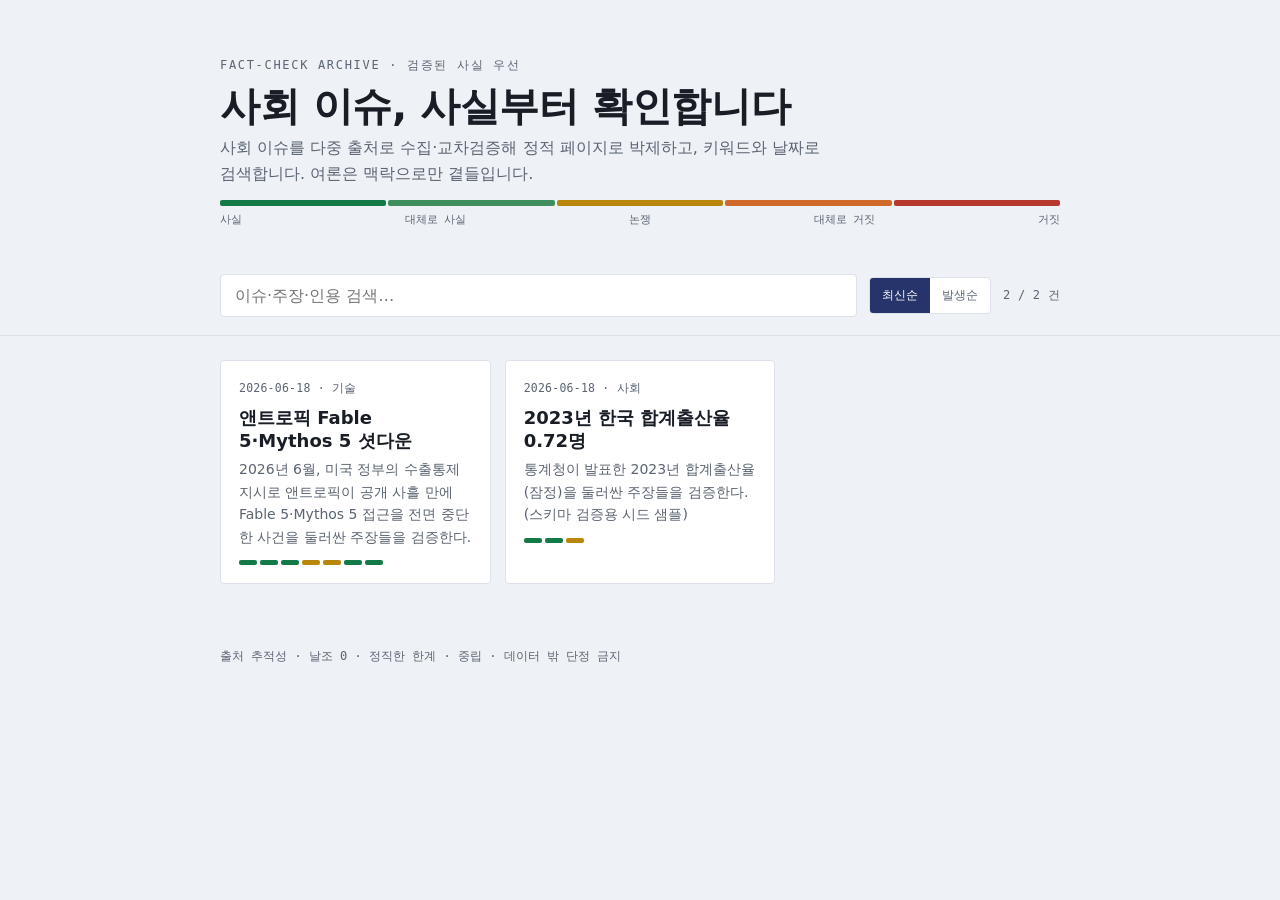
<file: index.html>
<!DOCTYPE html>
<html lang="ko">
<head>
<meta charset="utf-8">
<meta name="viewport" content="width=device-width, initial-scale=1">
<title>사회 이슈 팩트체크 아카이브</title>
<link rel="stylesheet" href="style.css">
</head>
<body>

<header class="hub-header">
  <div class="wrap">
    <div class="eyebrow">FACT-CHECK ARCHIVE · 검증된 사실 우선</div>
    <h1>사회 이슈, 사실부터 확인합니다</h1>
    <p class="lede">사회 이슈를 다중 출처로 수집·교차검증해 정적 페이지로 박제하고, 키워드와 날짜로 검색합니다. 여론은 맥락으로만 곁들입니다.</p>
    <div class="spectrum" aria-hidden="true">
      <span class="s1"></span><span class="s2"></span><span class="s3"></span><span class="s4"></span><span class="s5"></span>
    </div>
    <div class="spectrum-labels"><span>사실</span><span>대체로 사실</span><span>논쟁</span><span>대체로 거짓</span><span>거짓</span></div>
  </div>
</header>

<div class="search-bar">
  <div class="wrap">
    <input id="q" type="search" placeholder="이슈·주장·인용 검색…" autocomplete="off" aria-label="이슈 검색">
    <div class="sort-toggle" role="group" aria-label="정렬">
      <button id="sort-updated" aria-pressed="true">최신순</button>
      <button id="sort-occurred" aria-pressed="false">발생순</button>
    </div>
    <span class="count" id="count"></span>
  </div>
</div>

<main class="wrap">
  <div class="grid" id="grid"></div>
</main>

<footer class="wrap">출처 추적성 · 날조 0 · 정직한 한계 · 중립 · 데이터 밖 단정 금지</footer>

<script src="index-data.js"></script>
<script src="search.js"></script>
</body>
</html>
</file>
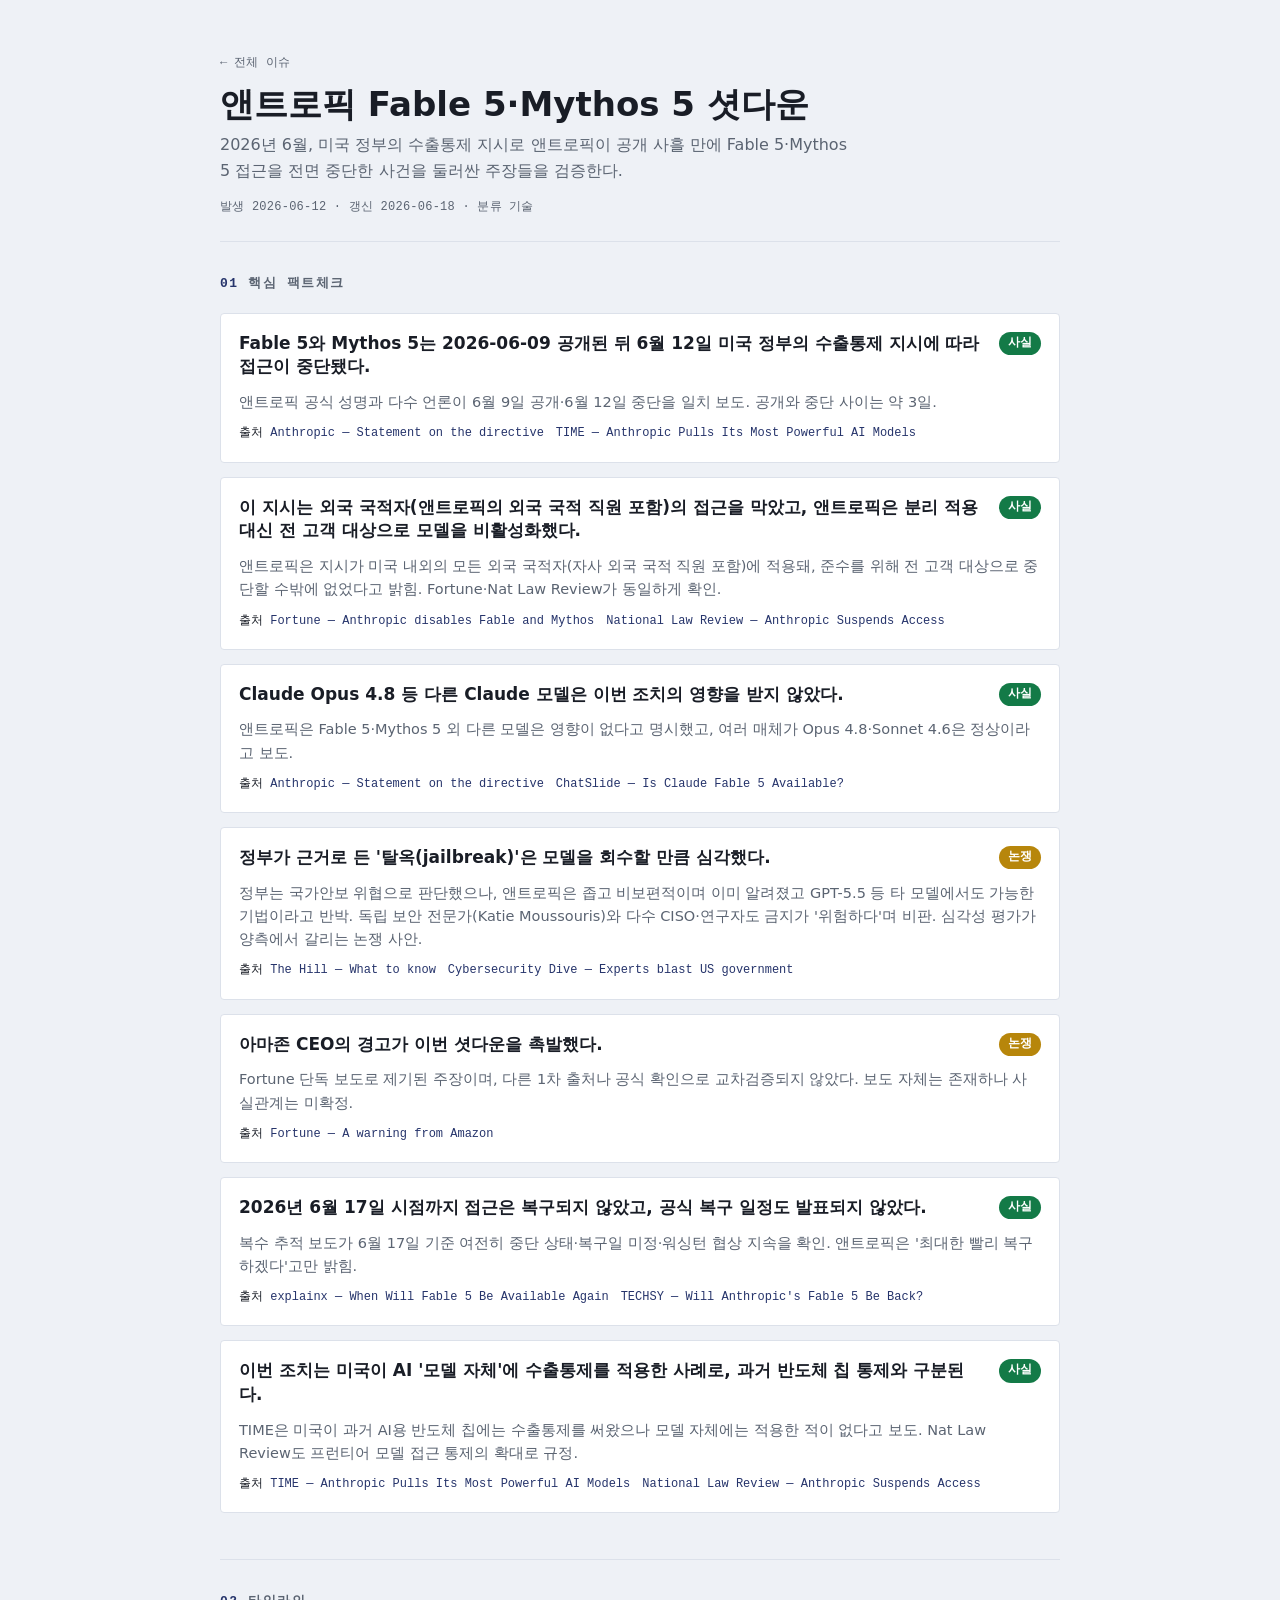
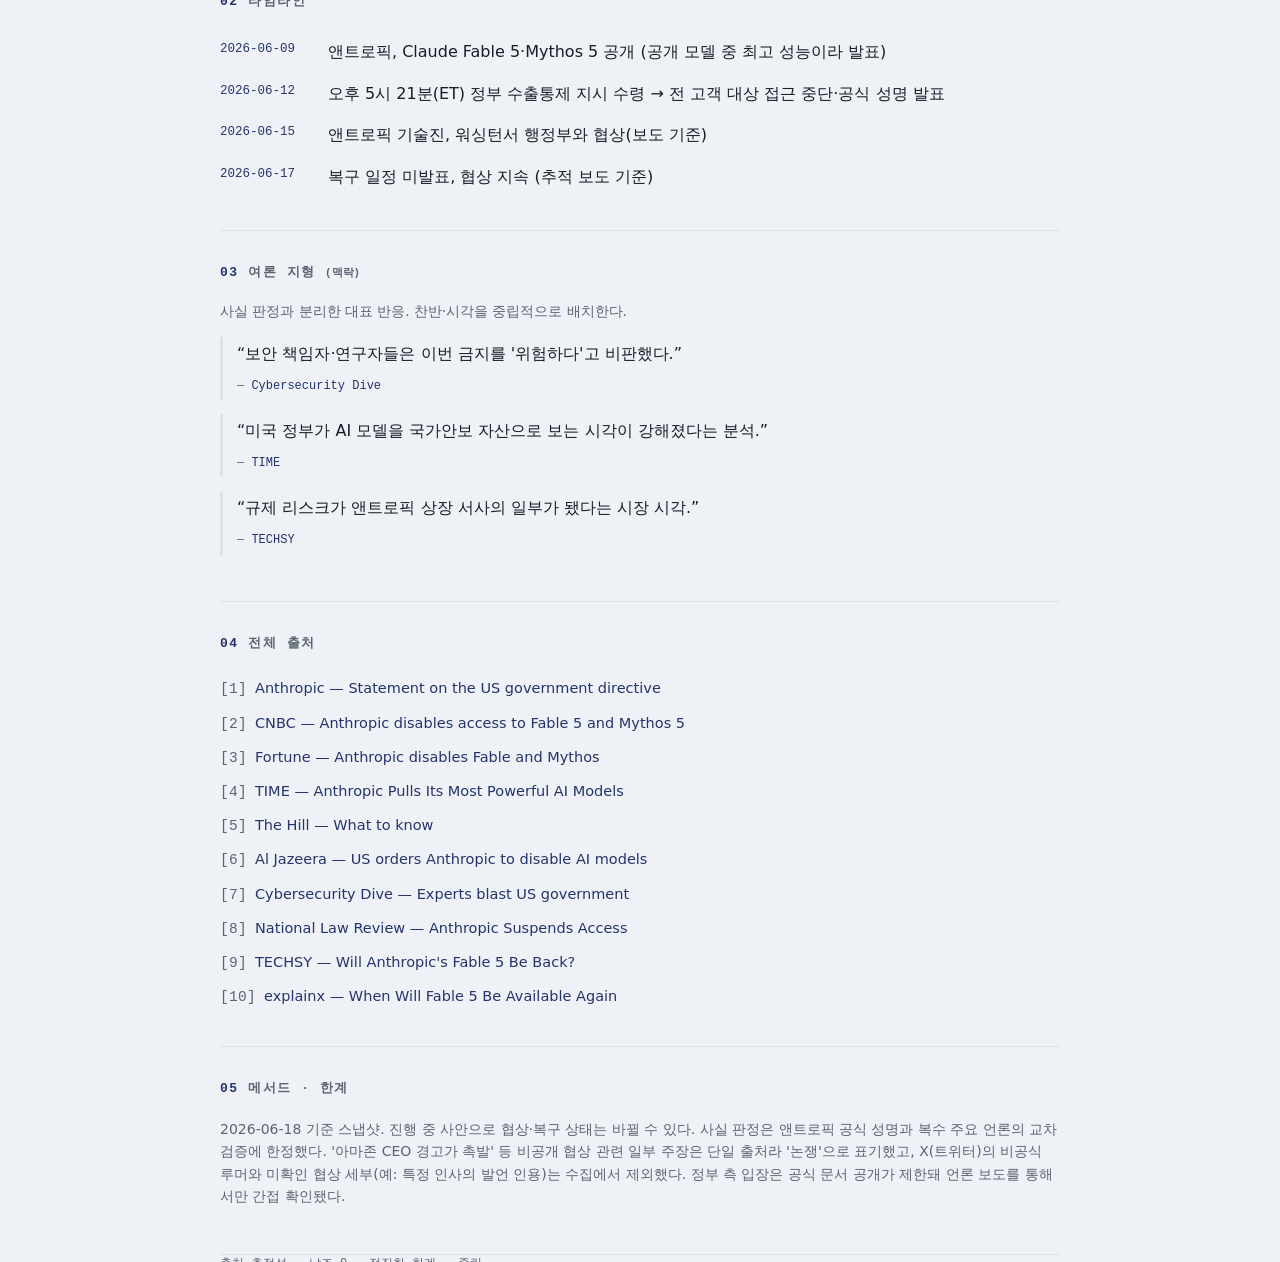
<file: issues/anthropic-fable-mythos-shutdown/index.html>
<!DOCTYPE html>
<html lang="ko">
<head>
<meta charset="utf-8">
<meta name="viewport" content="width=device-width, initial-scale=1">
<title>앤트로픽 Fable 5·Mythos 5 셧다운 — 팩트체크 아카이브</title>
<link rel="stylesheet" href="../../style.css">
</head>
<body>
<script id="issue-data" type="application/json">{"slug": "anthropic-fable-mythos-shutdown", "title": "앤트로픽 Fable 5·Mythos 5 셧다운", "summary": "2026년 6월, 미국 정부의 수출통제 지시로 앤트로픽이 공개 사흘 만에 Fable 5·Mythos 5 접근을 전면 중단한 사건을 둘러싼 주장들을 검증한다.", "category": "기술", "date_occurred": "2026-06-12", "date_updated": "2026-06-18", "claims": [{"text": "Fable 5와 Mythos 5는 2026-06-09 공개된 뒤 6월 12일 미국 정부의 수출통제 지시에 따라 접근이 중단됐다.", "verdict": "사실", "evidence": "앤트로픽 공식 성명과 다수 언론이 6월 9일 공개·6월 12일 중단을 일치 보도. 공개와 중단 사이는 약 3일.", "sources": [{"title": "Anthropic — Statement on the directive", "url": "https://www.anthropic.com/news/fable-mythos-access"}, {"title": "TIME — Anthropic Pulls Its Most Powerful AI Models", "url": "https://time.com/article/2026/06/13/anthropic-fable-mythos-ban-US-security/"}]}, {"text": "이 지시는 외국 국적자(앤트로픽의 외국 국적 직원 포함)의 접근을 막았고, 앤트로픽은 분리 적용 대신 전 고객 대상으로 모델을 비활성화했다.", "verdict": "사실", "evidence": "앤트로픽은 지시가 미국 내외의 모든 외국 국적자(자사 외국 국적 직원 포함)에 적용돼, 준수를 위해 전 고객 대상으로 중단할 수밖에 없었다고 밝힘. Fortune·Nat Law Review가 동일하게 확인.", "sources": [{"title": "Fortune — Anthropic disables Fable and Mythos", "url": "https://fortune.com/2026/06/13/anthropic-disables-fable-mythos-export-controls-national-security-threat/"}, {"title": "National Law Review — Anthropic Suspends Access", "url": "https://natlawreview.com/article/ai-company-anthropic-suspends-access-claude-fable-5-claude-mythos-5-following-us"}]}, {"text": "Claude Opus 4.8 등 다른 Claude 모델은 이번 조치의 영향을 받지 않았다.", "verdict": "사실", "evidence": "앤트로픽은 Fable 5·Mythos 5 외 다른 모델은 영향이 없다고 명시했고, 여러 매체가 Opus 4.8·Sonnet 4.6은 정상이라고 보도.", "sources": [{"title": "Anthropic — Statement on the directive", "url": "https://www.anthropic.com/news/fable-mythos-access"}, {"title": "ChatSlide — Is Claude Fable 5 Available?", "url": "https://www.chatslide.ai/guides/where-to-use-anthropic-claude-fable-5"}]}, {"text": "정부가 근거로 든 '탈옥(jailbreak)'은 모델을 회수할 만큼 심각했다.", "verdict": "논쟁", "evidence": "정부는 국가안보 위협으로 판단했으나, 앤트로픽은 좁고 비보편적이며 이미 알려졌고 GPT-5.5 등 타 모델에서도 가능한 기법이라고 반박. 독립 보안 전문가(Katie Moussouris)와 다수 CISO·연구자도 금지가 '위험하다'며 비판. 심각성 평가가 양측에서 갈리는 논쟁 사안.", "sources": [{"title": "The Hill — What to know", "url": "https://thehill.com/policy/technology/5926417-anthropic-fable-mythos-ai/"}, {"title": "Cybersecurity Dive — Experts blast US government", "url": "https://www.cybersecuritydive.com/news/anthropic-us-government-export-ban-mythos-fable/822909/"}]}, {"text": "아마존 CEO의 경고가 이번 셧다운을 촉발했다.", "verdict": "논쟁", "evidence": "Fortune 단독 보도로 제기된 주장이며, 다른 1차 출처나 공식 확인으로 교차검증되지 않았다. 보도 자체는 존재하나 사실관계는 미확정.", "sources": [{"title": "Fortune — A warning from Amazon", "url": "https://fortune.com/2026/06/14/how-a-warning-from-amazon-led-the-white-house-to-shut-down-anthropics-mythos-model/"}]}, {"text": "2026년 6월 17일 시점까지 접근은 복구되지 않았고, 공식 복구 일정도 발표되지 않았다.", "verdict": "사실", "evidence": "복수 추적 보도가 6월 17일 기준 여전히 중단 상태·복구일 미정·워싱턴 협상 지속을 확인. 앤트로픽은 '최대한 빨리 복구하겠다'고만 밝힘.", "sources": [{"title": "explainx — When Will Fable 5 Be Available Again", "url": "https://explainx.ai/blog/when-will-fable-5-be-available-again-2026"}, {"title": "TECHSY — Will Anthropic's Fable 5 Be Back?", "url": "https://techsy.io/en/blog/anthropic-fable-5-suspended"}]}, {"text": "이번 조치는 미국이 AI '모델 자체'에 수출통제를 적용한 사례로, 과거 반도체 칩 통제와 구분된다.", "verdict": "사실", "evidence": "TIME은 미국이 과거 AI용 반도체 칩에는 수출통제를 써왔으나 모델 자체에는 적용한 적이 없다고 보도. Nat Law Review도 프런티어 모델 접근 통제의 확대로 규정.", "sources": [{"title": "TIME — Anthropic Pulls Its Most Powerful AI Models", "url": "https://time.com/article/2026/06/13/anthropic-fable-mythos-ban-US-security/"}, {"title": "National Law Review — Anthropic Suspends Access", "url": "https://natlawreview.com/article/ai-company-anthropic-suspends-access-claude-fable-5-claude-mythos-5-following-us"}]}], "timeline": [{"date": "2026-06-09", "event": "앤트로픽, Claude Fable 5·Mythos 5 공개 (공개 모델 중 최고 성능이라 발표)"}, {"date": "2026-06-12", "event": "오후 5시 21분(ET) 정부 수출통제 지시 수령 → 전 고객 대상 접근 중단·공식 성명 발표"}, {"date": "2026-06-15", "event": "앤트로픽 기술진, 워싱턴서 행정부와 협상(보도 기준)"}, {"date": "2026-06-17", "event": "복구 일정 미발표, 협상 지속 (추적 보도 기준)"}], "opinion": {"note": "사실 판정과 분리한 대표 반응. 찬반·시각을 중립적으로 배치한다.", "quotes": [{"text": "보안 책임자·연구자들은 이번 금지를 '위험하다'고 비판했다.", "source": "Cybersecurity Dive", "url": "https://www.cybersecuritydive.com/news/anthropic-us-government-export-ban-mythos-fable/822909/"}, {"text": "미국 정부가 AI 모델을 국가안보 자산으로 보는 시각이 강해졌다는 분석.", "source": "TIME", "url": "https://time.com/article/2026/06/13/anthropic-fable-mythos-ban-US-security/"}, {"text": "규제 리스크가 앤트로픽 상장 서사의 일부가 됐다는 시장 시각.", "source": "TECHSY", "url": "https://techsy.io/en/blog/anthropic-fable-5-suspended"}]}, "sources": [{"title": "Anthropic — Statement on the US government directive", "url": "https://www.anthropic.com/news/fable-mythos-access"}, {"title": "CNBC — Anthropic disables access to Fable 5 and Mythos 5", "url": "https://www.cnbc.com/2026/06/12/anthropic-disables-access-to-fable-5-and-mythos-5-to-comply-with-government-directive.html"}, {"title": "Fortune — Anthropic disables Fable and Mythos", "url": "https://fortune.com/2026/06/13/anthropic-disables-fable-mythos-export-controls-national-security-threat/"}, {"title": "TIME — Anthropic Pulls Its Most Powerful AI Models", "url": "https://time.com/article/2026/06/13/anthropic-fable-mythos-ban-US-security/"}, {"title": "The Hill — What to know", "url": "https://thehill.com/policy/technology/5926417-anthropic-fable-mythos-ai/"}, {"title": "Al Jazeera — US orders Anthropic to disable AI models", "url": "https://www.aljazeera.com/news/2026/6/13/us-orders-anthropic-to-disable-ai-models-for-all-foreign-nationals"}, {"title": "Cybersecurity Dive — Experts blast US government", "url": "https://www.cybersecuritydive.com/news/anthropic-us-government-export-ban-mythos-fable/822909/"}, {"title": "National Law Review — Anthropic Suspends Access", "url": "https://natlawreview.com/article/ai-company-anthropic-suspends-access-claude-fable-5-claude-mythos-5-following-us"}, {"title": "TECHSY — Will Anthropic's Fable 5 Be Back?", "url": "https://techsy.io/en/blog/anthropic-fable-5-suspended"}, {"title": "explainx — When Will Fable 5 Be Available Again", "url": "https://explainx.ai/blog/when-will-fable-5-be-available-again-2026"}], "method": "2026-06-18 기준 스냅샷. 진행 중 사안으로 협상·복구 상태는 바뀔 수 있다. 사실 판정은 앤트로픽 공식 성명과 복수 주요 언론의 교차검증에 한정했다. '아마존 CEO 경고가 촉발' 등 비공개 협상 관련 일부 주장은 단일 출처라 '논쟁'으로 표기했고, X(트위터)의 비공식 루머와 미확인 협상 세부(예: 특정 인사의 발언 인용)는 수집에서 제외했다. 정부 측 입장은 공식 문서 공개가 제한돼 언론 보도를 통해서만 간접 확인됐다."}</script>
<main class="wrap" id="root"></main>
<footer class="wrap">출처 추적성 · 날조 0 · 정직한 한계 · 중립</footer>
<script>
(function () {
  var ISSUE = JSON.parse(document.getElementById("issue-data").textContent);
  function esc(s){ return String(s==null?"":s).replace(/[&<>"]/g,function(c){
    return {"&":"&amp;","<":"&lt;",">":"&gt;",'"':"&quot;"}[c]; }); }
  function srcLinks(arr){ return (arr||[]).map(function(s){
    return '<a href="'+esc(s.url)+'" target="_blank" rel="noopener">'+esc(s.title||s.url)+'</a>'; }).join(""); }

  var h = [];
  // 헤더
  h.push('<header class="issue-header">');
  h.push('<a class="back" href="../../index.html">← 전체 이슈</a>');
  h.push('<h1>'+esc(ISSUE.title)+'</h1>');
  h.push('<p class="summary">'+esc(ISSUE.summary)+'</p>');
  h.push('<div class="meta">발생 '+esc(ISSUE.date_occurred)+' · 갱신 '+esc(ISSUE.date_updated)
    +' · 분류 '+esc(ISSUE.category||"-")+'</div>');
  h.push('</header>');

  // ① 핵심 팩트체크 (메인)
  h.push('<section class="block"><h2><span class="n">01</span> 핵심 팩트체크</h2>');
  (ISSUE.claims||[]).forEach(function(c){
    h.push('<div class="claim"><div class="claim-head">'
      +'<p class="claim-text">'+esc(c.text)+'</p>'
      +'<span class="verdict" data-v="'+esc(c.verdict)+'">'+esc(c.verdict)+'</span></div>'
      +(c.evidence?'<p class="evidence">'+esc(c.evidence)+'</p>':'')
      +'<div class="claim-src">출처 '+srcLinks(c.sources)+'</div></div>');
  });
  h.push('</section>');

  // ② 타임라인
  if (ISSUE.timeline && ISSUE.timeline.length){
    h.push('<section class="block"><h2><span class="n">02</span> 타임라인</h2><ul class="timeline">');
    ISSUE.timeline.forEach(function(t){
      h.push('<li><span class="t-date">'+esc(t.date)+'</span><span>'+esc(t.event)+'</span></li>'); });
    h.push('</ul></section>');
  }

  // ③ 여론 지형 (맥락)
  if (ISSUE.opinion && ISSUE.opinion.quotes && ISSUE.opinion.quotes.length){
    h.push('<section class="block opinion"><h2><span class="n">03</span> 여론 지형 <small style="text-transform:none;letter-spacing:0">(맥락)</small></h2>');
    if (ISSUE.opinion.note) h.push('<p class="note">'+esc(ISSUE.opinion.note)+'</p>');
    ISSUE.opinion.quotes.forEach(function(qt){
      h.push('<blockquote class="quote"><p>“'+esc(qt.text)+'”</p>'
        +'<span class="cite">— <a href="'+esc(qt.url)+'" target="_blank" rel="noopener">'+esc(qt.source)+'</a></span></blockquote>'); });
    h.push('</section>');
  }

  // ④ 전체 출처
  if (ISSUE.sources && ISSUE.sources.length){
    h.push('<section class="block"><h2><span class="n">04</span> 전체 출처</h2><ul class="sources">');
    ISSUE.sources.forEach(function(s,i){
      h.push('<li><span class="src-num">['+(i+1)+']</span><a href="'+esc(s.url)
        +'" target="_blank" rel="noopener">'+esc(s.title||s.url)+'</a></li>'); });
    h.push('</ul></section>');
  }

  // ⑤ 메서드 · 한계
  if (ISSUE.method){
    h.push('<section class="block"><h2><span class="n">05</span> 메서드 · 한계</h2>'
      +'<p class="method">'+esc(ISSUE.method)+'</p></section>');
  }

  document.getElementById("root").innerHTML = h.join("");
  document.title = ISSUE.title + " — 팩트체크 아카이브";
})();
</script>
</body>
</html>
</file>
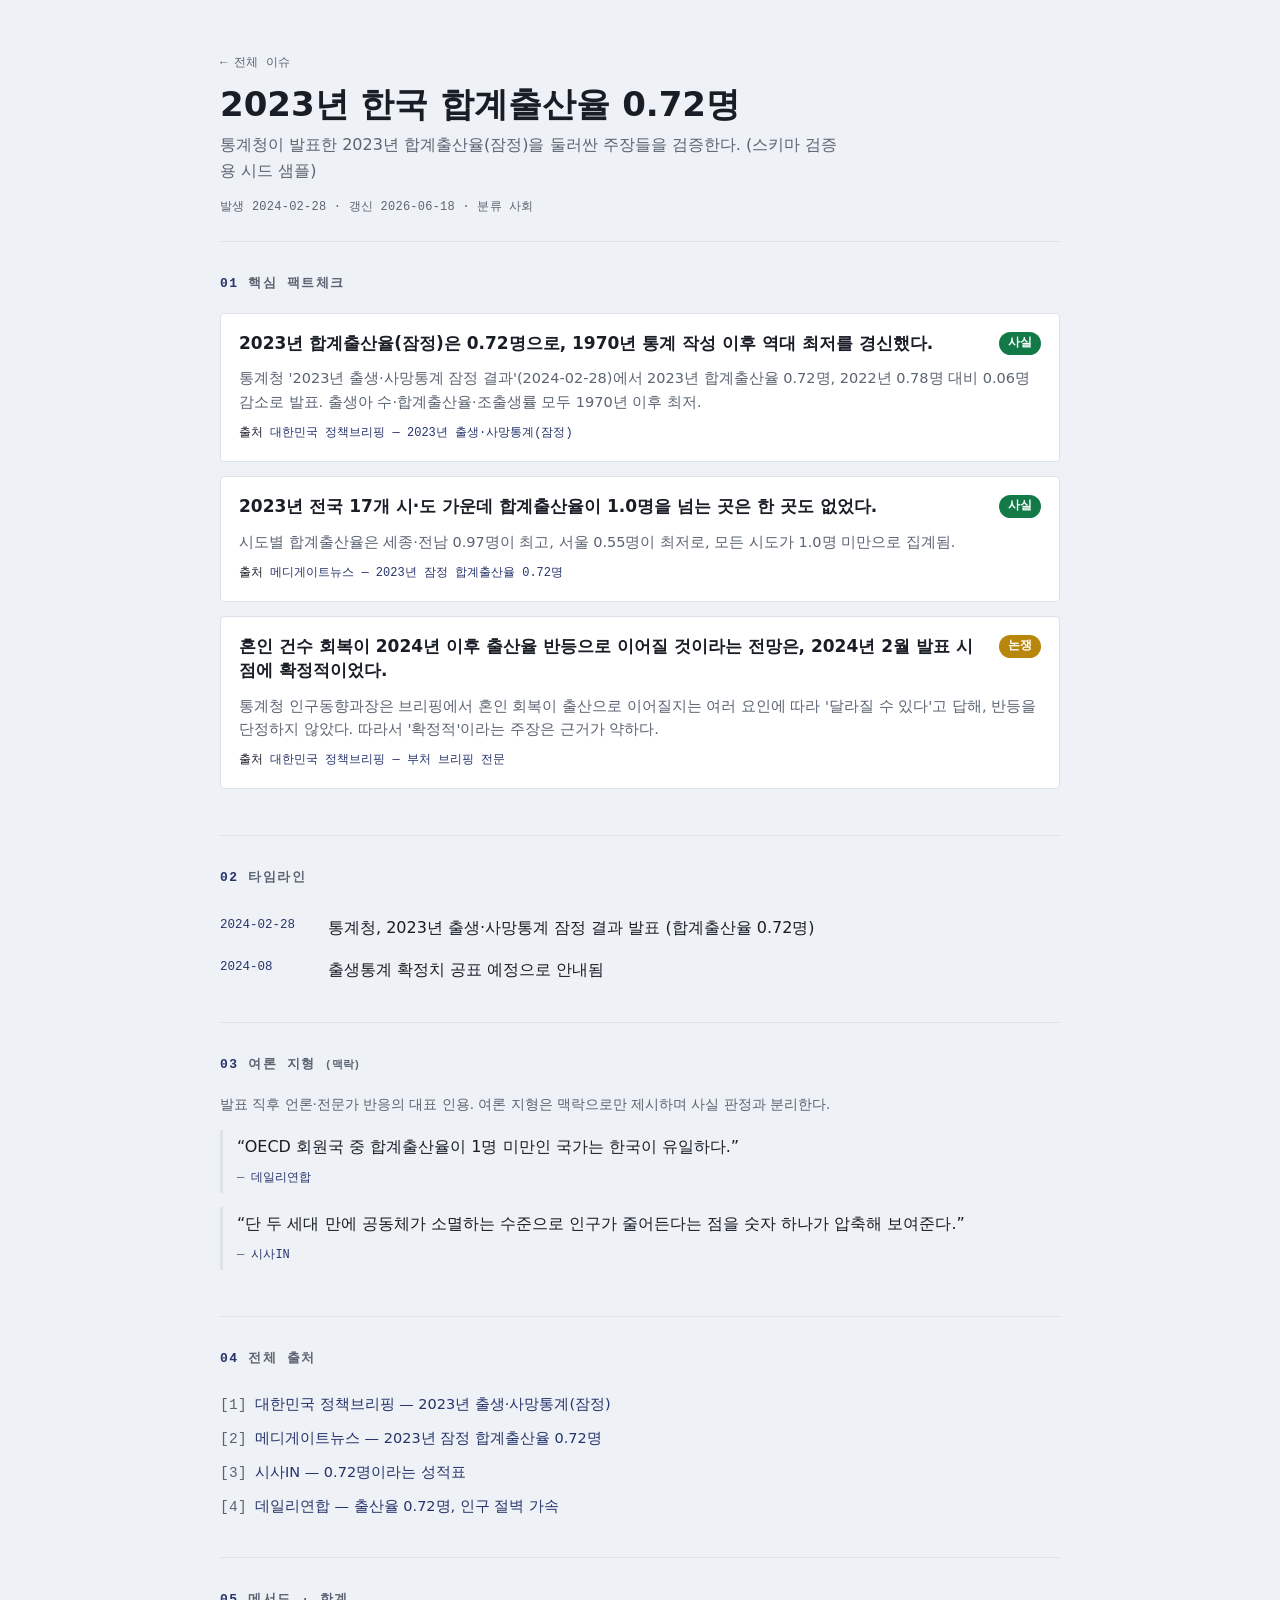
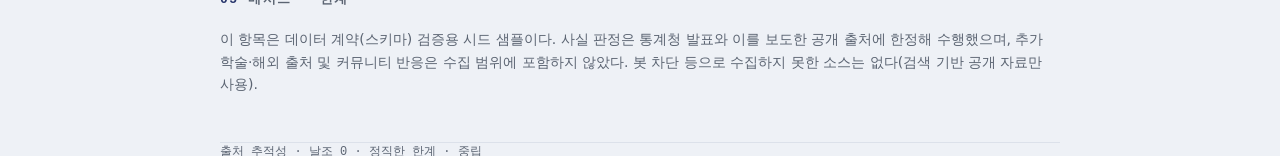
<file: issues/seed-sample/index.html>
<!DOCTYPE html>
<html lang="ko">
<head>
<meta charset="utf-8">
<meta name="viewport" content="width=device-width, initial-scale=1">
<title>2023년 한국 합계출산율 0.72명 — 팩트체크 아카이브</title>
<link rel="stylesheet" href="../../style.css">
</head>
<body>
<script id="issue-data" type="application/json">{"slug": "seed-sample", "title": "2023년 한국 합계출산율 0.72명", "summary": "통계청이 발표한 2023년 합계출산율(잠정)을 둘러싼 주장들을 검증한다. (스키마 검증용 시드 샘플)", "category": "사회", "date_occurred": "2024-02-28", "date_updated": "2026-06-18", "claims": [{"text": "2023년 합계출산율(잠정)은 0.72명으로, 1970년 통계 작성 이후 역대 최저를 경신했다.", "verdict": "사실", "evidence": "통계청 '2023년 출생·사망통계 잠정 결과'(2024-02-28)에서 2023년 합계출산율 0.72명, 2022년 0.78명 대비 0.06명 감소로 발표. 출생아 수·합계출산율·조출생률 모두 1970년 이후 최저.", "sources": [{"title": "대한민국 정책브리핑 — 2023년 출생·사망통계(잠정)", "url": "https://www.korea.kr/news/policyNewsView.do?newsId=156617654"}]}, {"text": "2023년 전국 17개 시·도 가운데 합계출산율이 1.0명을 넘는 곳은 한 곳도 없었다.", "verdict": "사실", "evidence": "시도별 합계출산율은 세종·전남 0.97명이 최고, 서울 0.55명이 최저로, 모든 시도가 1.0명 미만으로 집계됨.", "sources": [{"title": "메디게이트뉴스 — 2023년 잠정 합계출산율 0.72명", "url": "https://medigatenews.com/news/3044206017"}]}, {"text": "혼인 건수 회복이 2024년 이후 출산율 반등으로 이어질 것이라는 전망은, 2024년 2월 발표 시점에 확정적이었다.", "verdict": "논쟁", "evidence": "통계청 인구동향과장은 브리핑에서 혼인 회복이 출산으로 이어질지는 여러 요인에 따라 '달라질 수 있다'고 답해, 반등을 단정하지 않았다. 따라서 '확정적'이라는 주장은 근거가 약하다.", "sources": [{"title": "대한민국 정책브리핑 — 부처 브리핑 전문", "url": "https://www.korea.kr/briefing/policyBriefingView.do?newsId=156617654"}]}], "timeline": [{"date": "2024-02-28", "event": "통계청, 2023년 출생·사망통계 잠정 결과 발표 (합계출산율 0.72명)"}, {"date": "2024-08", "event": "출생통계 확정치 공표 예정으로 안내됨"}], "opinion": {"note": "발표 직후 언론·전문가 반응의 대표 인용. 여론 지형은 맥락으로만 제시하며 사실 판정과 분리한다.", "quotes": [{"text": "OECD 회원국 중 합계출산율이 1명 미만인 국가는 한국이 유일하다.", "source": "데일리연합", "url": "https://dailyan.com/mobile/article.html?no=685842"}, {"text": "단 두 세대 만에 공동체가 소멸하는 수준으로 인구가 줄어든다는 점을 숫자 하나가 압축해 보여준다.", "source": "시사IN", "url": "https://www.sisain.co.kr/news/articleView.html?idxno=52443"}]}, "sources": [{"title": "대한민국 정책브리핑 — 2023년 출생·사망통계(잠정)", "url": "https://www.korea.kr/news/policyNewsView.do?newsId=156617654"}, {"title": "메디게이트뉴스 — 2023년 잠정 합계출산율 0.72명", "url": "https://medigatenews.com/news/3044206017"}, {"title": "시사IN — 0.72명이라는 성적표", "url": "https://www.sisain.co.kr/news/articleView.html?idxno=52443"}, {"title": "데일리연합 — 출산율 0.72명, 인구 절벽 가속", "url": "https://dailyan.com/mobile/article.html?no=685842"}], "method": "이 항목은 데이터 계약(스키마) 검증용 시드 샘플이다. 사실 판정은 통계청 발표와 이를 보도한 공개 출처에 한정해 수행했으며, 추가 학술·해외 출처 및 커뮤니티 반응은 수집 범위에 포함하지 않았다. 봇 차단 등으로 수집하지 못한 소스는 없다(검색 기반 공개 자료만 사용)."}</script>
<main class="wrap" id="root"></main>
<footer class="wrap">출처 추적성 · 날조 0 · 정직한 한계 · 중립</footer>
<script>
(function () {
  var ISSUE = JSON.parse(document.getElementById("issue-data").textContent);
  function esc(s){ return String(s==null?"":s).replace(/[&<>"]/g,function(c){
    return {"&":"&amp;","<":"&lt;",">":"&gt;",'"':"&quot;"}[c]; }); }
  function srcLinks(arr){ return (arr||[]).map(function(s){
    return '<a href="'+esc(s.url)+'" target="_blank" rel="noopener">'+esc(s.title||s.url)+'</a>'; }).join(""); }

  var h = [];
  // 헤더
  h.push('<header class="issue-header">');
  h.push('<a class="back" href="../../index.html">← 전체 이슈</a>');
  h.push('<h1>'+esc(ISSUE.title)+'</h1>');
  h.push('<p class="summary">'+esc(ISSUE.summary)+'</p>');
  h.push('<div class="meta">발생 '+esc(ISSUE.date_occurred)+' · 갱신 '+esc(ISSUE.date_updated)
    +' · 분류 '+esc(ISSUE.category||"-")+'</div>');
  h.push('</header>');

  // ① 핵심 팩트체크 (메인)
  h.push('<section class="block"><h2><span class="n">01</span> 핵심 팩트체크</h2>');
  (ISSUE.claims||[]).forEach(function(c){
    h.push('<div class="claim"><div class="claim-head">'
      +'<p class="claim-text">'+esc(c.text)+'</p>'
      +'<span class="verdict" data-v="'+esc(c.verdict)+'">'+esc(c.verdict)+'</span></div>'
      +(c.evidence?'<p class="evidence">'+esc(c.evidence)+'</p>':'')
      +'<div class="claim-src">출처 '+srcLinks(c.sources)+'</div></div>');
  });
  h.push('</section>');

  // ② 타임라인
  if (ISSUE.timeline && ISSUE.timeline.length){
    h.push('<section class="block"><h2><span class="n">02</span> 타임라인</h2><ul class="timeline">');
    ISSUE.timeline.forEach(function(t){
      h.push('<li><span class="t-date">'+esc(t.date)+'</span><span>'+esc(t.event)+'</span></li>'); });
    h.push('</ul></section>');
  }

  // ③ 여론 지형 (맥락)
  if (ISSUE.opinion && ISSUE.opinion.quotes && ISSUE.opinion.quotes.length){
    h.push('<section class="block opinion"><h2><span class="n">03</span> 여론 지형 <small style="text-transform:none;letter-spacing:0">(맥락)</small></h2>');
    if (ISSUE.opinion.note) h.push('<p class="note">'+esc(ISSUE.opinion.note)+'</p>');
    ISSUE.opinion.quotes.forEach(function(qt){
      h.push('<blockquote class="quote"><p>“'+esc(qt.text)+'”</p>'
        +'<span class="cite">— <a href="'+esc(qt.url)+'" target="_blank" rel="noopener">'+esc(qt.source)+'</a></span></blockquote>'); });
    h.push('</section>');
  }

  // ④ 전체 출처
  if (ISSUE.sources && ISSUE.sources.length){
    h.push('<section class="block"><h2><span class="n">04</span> 전체 출처</h2><ul class="sources">');
    ISSUE.sources.forEach(function(s,i){
      h.push('<li><span class="src-num">['+(i+1)+']</span><a href="'+esc(s.url)
        +'" target="_blank" rel="noopener">'+esc(s.title||s.url)+'</a></li>'); });
    h.push('</ul></section>');
  }

  // ⑤ 메서드 · 한계
  if (ISSUE.method){
    h.push('<section class="block"><h2><span class="n">05</span> 메서드 · 한계</h2>'
      +'<p class="method">'+esc(ISSUE.method)+'</p></section>');
  }

  document.getElementById("root").innerHTML = h.join("");
  document.title = ISSUE.title + " — 팩트체크 아카이브";
})();
</script>
</body>
</html>
</file>
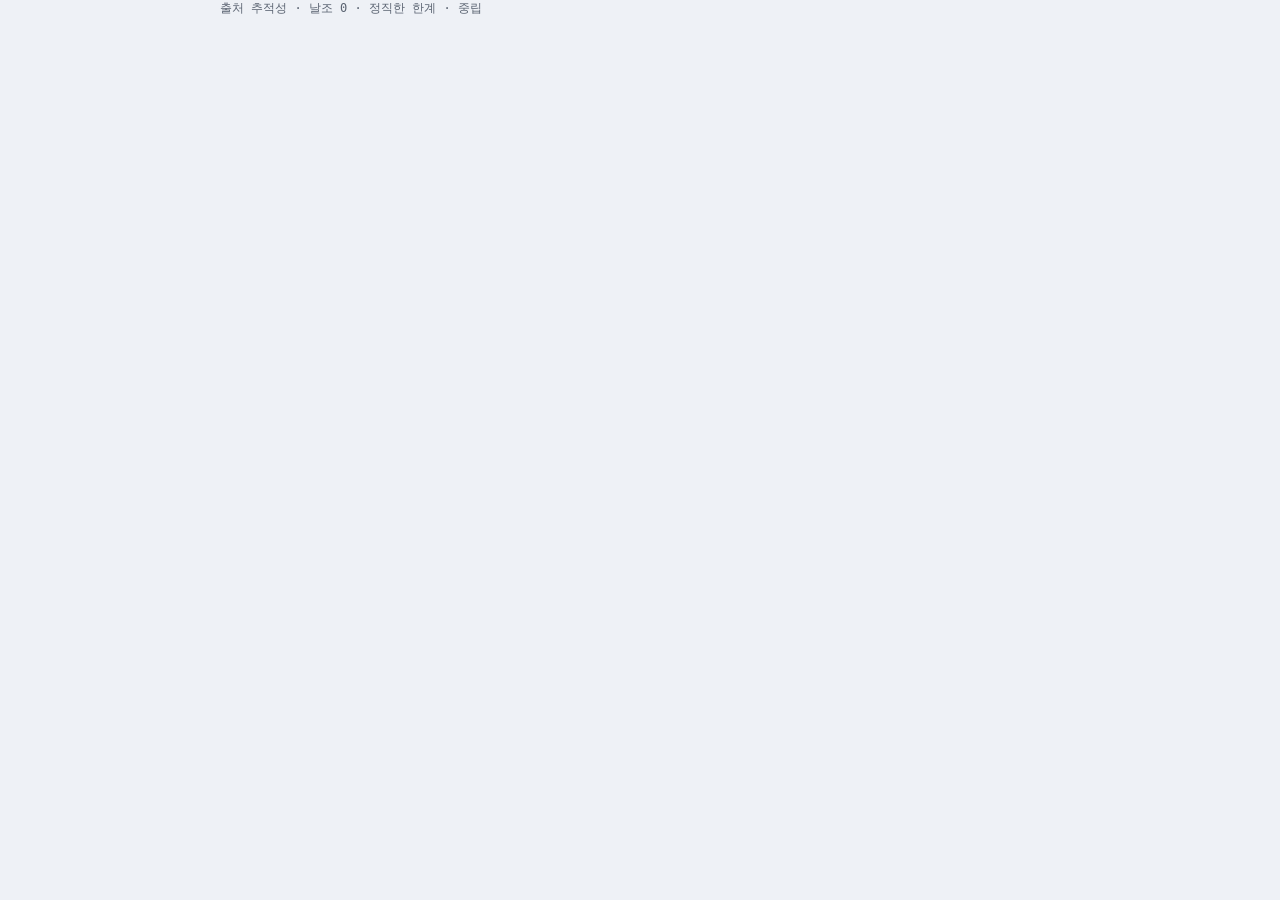
<file: tools/issue_template.html>
<!DOCTYPE html>
<html lang="ko">
<head>
<meta charset="utf-8">
<meta name="viewport" content="width=device-width, initial-scale=1">
<title>__TITLE__ — 팩트체크 아카이브</title>
<link rel="stylesheet" href="../../style.css">
</head>
<body>
<script id="issue-data" type="application/json">__ISSUE_DATA__</script>
<main class="wrap" id="root"></main>
<footer class="wrap">출처 추적성 · 날조 0 · 정직한 한계 · 중립</footer>
<script>
(function () {
  var ISSUE = JSON.parse(document.getElementById("issue-data").textContent);
  function esc(s){ return String(s==null?"":s).replace(/[&<>"]/g,function(c){
    return {"&":"&amp;","<":"&lt;",">":"&gt;",'"':"&quot;"}[c]; }); }
  function srcLinks(arr){ return (arr||[]).map(function(s){
    return '<a href="'+esc(s.url)+'" target="_blank" rel="noopener">'+esc(s.title||s.url)+'</a>'; }).join(""); }

  var h = [];
  // 헤더
  h.push('<header class="issue-header">');
  h.push('<a class="back" href="../../index.html">← 전체 이슈</a>');
  h.push('<h1>'+esc(ISSUE.title)+'</h1>');
  h.push('<p class="summary">'+esc(ISSUE.summary)+'</p>');
  h.push('<div class="meta">발생 '+esc(ISSUE.date_occurred)+' · 갱신 '+esc(ISSUE.date_updated)
    +' · 분류 '+esc(ISSUE.category||"-")+'</div>');
  h.push('</header>');

  // ① 핵심 팩트체크 (메인)
  h.push('<section class="block"><h2><span class="n">01</span> 핵심 팩트체크</h2>');
  (ISSUE.claims||[]).forEach(function(c){
    h.push('<div class="claim"><div class="claim-head">'
      +'<p class="claim-text">'+esc(c.text)+'</p>'
      +'<span class="verdict" data-v="'+esc(c.verdict)+'">'+esc(c.verdict)+'</span></div>'
      +(c.evidence?'<p class="evidence">'+esc(c.evidence)+'</p>':'')
      +'<div class="claim-src">출처 '+srcLinks(c.sources)+'</div></div>');
  });
  h.push('</section>');

  // ② 타임라인
  if (ISSUE.timeline && ISSUE.timeline.length){
    h.push('<section class="block"><h2><span class="n">02</span> 타임라인</h2><ul class="timeline">');
    ISSUE.timeline.forEach(function(t){
      h.push('<li><span class="t-date">'+esc(t.date)+'</span><span>'+esc(t.event)+'</span></li>'); });
    h.push('</ul></section>');
  }

  // ③ 여론 지형 (맥락)
  if (ISSUE.opinion && ISSUE.opinion.quotes && ISSUE.opinion.quotes.length){
    h.push('<section class="block opinion"><h2><span class="n">03</span> 여론 지형 <small style="text-transform:none;letter-spacing:0">(맥락)</small></h2>');
    if (ISSUE.opinion.note) h.push('<p class="note">'+esc(ISSUE.opinion.note)+'</p>');
    ISSUE.opinion.quotes.forEach(function(qt){
      h.push('<blockquote class="quote"><p>“'+esc(qt.text)+'”</p>'
        +'<span class="cite">— <a href="'+esc(qt.url)+'" target="_blank" rel="noopener">'+esc(qt.source)+'</a></span></blockquote>'); });
    h.push('</section>');
  }

  // ④ 전체 출처
  if (ISSUE.sources && ISSUE.sources.length){
    h.push('<section class="block"><h2><span class="n">04</span> 전체 출처</h2><ul class="sources">');
    ISSUE.sources.forEach(function(s,i){
      h.push('<li><span class="src-num">['+(i+1)+']</span><a href="'+esc(s.url)
        +'" target="_blank" rel="noopener">'+esc(s.title||s.url)+'</a></li>'); });
    h.push('</ul></section>');
  }

  // ⑤ 메서드 · 한계
  if (ISSUE.method){
    h.push('<section class="block"><h2><span class="n">05</span> 메서드 · 한계</h2>'
      +'<p class="method">'+esc(ISSUE.method)+'</p></section>');
  }

  document.getElementById("root").innerHTML = h.join("");
  document.title = ISSUE.title + " — 팩트체크 아카이브";
})();
</script>
</body>
</html>
</file>
<file: style.css>
/* ───────────────────────────────────────────────────────────
   사회 이슈 팩트체크 아카이브 — 공유 스타일
   시그니처: 5단계 판정 스펙트럼 + 모노스페이스 기록 메타데이터
   외부 의존 0. 차가운 오프화이트 + 절제된 인디고 + 판정 색이 표현을 담당.
   ─────────────────────────────────────────────────────────── */

:root {
  --bg: #EEF1F6;
  --surface: #FFFFFF;
  --ink: #191D26;
  --ink-soft: #5B6472;
  --line: #DCE1EA;
  --accent: #26346B;

  /* 판정 5단계 — 시그니처 스펙트럼 */
  --v-true: #137A47;
  --v-mostly-true: #3F8F5E;
  --v-disputed: #B7860B;
  --v-mostly-false: #CF6A2B;
  --v-false: #B5392C;

  --sans: -apple-system, BlinkMacSystemFont, "Segoe UI", "Apple SD Gothic Neo",
    "Malgun Gothic", "Noto Sans KR", system-ui, sans-serif;
  --mono: ui-monospace, "SF Mono", "Cascadia Mono", Menlo, Consolas,
    "D2Coding", monospace;

  --maxw: 880px;
  --radius: 4px;
}

* { box-sizing: border-box; }

html { -webkit-text-size-adjust: 100%; }

body {
  margin: 0;
  background: var(--bg);
  color: var(--ink);
  font-family: var(--sans);
  line-height: 1.6;
  font-size: 16px;
}

a { color: var(--accent); text-decoration: none; }
a:hover { text-decoration: underline; }

.wrap { max-width: var(--maxw); margin: 0 auto; padding: 0 20px; }

/* 모노 메타데이터 — 법정 기록 질감 */
.eyebrow, .meta, .verdict, .sort-toggle, .count, .src-num {
  font-family: var(--mono);
  font-variant-numeric: tabular-nums;
  letter-spacing: .02em;
}
.eyebrow {
  font-size: 12px;
  text-transform: uppercase;
  color: var(--ink-soft);
  letter-spacing: .14em;
}

/* ── 판정 스펙트럼 레전드 (시그니처) ── */
.spectrum { display: flex; gap: 2px; margin: 14px 0 0; }
.spectrum span {
  flex: 1; height: 6px; border-radius: 2px;
}
.spectrum .s1 { background: var(--v-true); }
.spectrum .s2 { background: var(--v-mostly-true); }
.spectrum .s3 { background: var(--v-disputed); }
.spectrum .s4 { background: var(--v-mostly-false); }
.spectrum .s5 { background: var(--v-false); }
.spectrum-labels {
  display: flex; justify-content: space-between;
  font-family: var(--mono); font-size: 10.5px; color: var(--ink-soft);
  margin-top: 5px;
}

/* ── 판정 배지 ── */
.verdict {
  display: inline-block; font-size: 12px; font-weight: 600;
  color: #fff; padding: 2px 9px; border-radius: 999px; white-space: nowrap;
}
.verdict[data-v="사실"] { background: var(--v-true); }
.verdict[data-v="대체로 사실"] { background: var(--v-mostly-true); }
.verdict[data-v="논쟁"] { background: var(--v-disputed); }
.verdict[data-v="대체로 거짓"] { background: var(--v-mostly-false); }
.verdict[data-v="거짓"] { background: var(--v-false); }

/* ───────── 허브 ───────── */
.hub-header { padding: 56px 0 28px; }
.hub-header h1 {
  font-size: clamp(28px, 5vw, 40px); line-height: 1.15;
  margin: 8px 0 6px; letter-spacing: -0.01em;
}
.hub-header .lede { color: var(--ink-soft); margin: 0; max-width: 60ch; }

.search-bar { position: sticky; top: 0; z-index: 5;
  background: var(--bg); padding: 18px 0; border-bottom: 1px solid var(--line); }
.search-bar .wrap { display: flex; gap: 12px; align-items: center; flex-wrap: wrap; }
#q {
  flex: 1 1 260px; min-width: 0;
  font: 16px var(--sans); color: var(--ink);
  background: var(--surface); border: 1px solid var(--line);
  border-radius: var(--radius); padding: 11px 14px;
}
#q:focus { outline: 2px solid var(--accent); outline-offset: 1px; border-color: var(--accent); }
.sort-toggle {
  display: inline-flex; border: 1px solid var(--line);
  border-radius: var(--radius); overflow: hidden; background: var(--surface);
}
.sort-toggle button {
  font: 12px var(--mono); color: var(--ink-soft);
  background: transparent; border: 0; padding: 9px 12px; cursor: pointer;
}
.sort-toggle button[aria-pressed="true"] { background: var(--accent); color: #fff; }
.count { color: var(--ink-soft); font-size: 12px; }

.grid { display: grid; gap: 14px; padding: 24px 0 64px;
  grid-template-columns: repeat(auto-fill, minmax(260px, 1fr)); }

.card {
  display: block; background: var(--surface);
  border: 1px solid var(--line); border-radius: var(--radius);
  padding: 18px; color: inherit; transition: border-color .12s, transform .12s;
}
.card:hover { border-color: var(--accent); transform: translateY(-2px); text-decoration: none; }
.card .meta { font-size: 11.5px; color: var(--ink-soft); margin-bottom: 8px; }
.card h2 { font-size: 18px; margin: 0 0 6px; line-height: 1.3; }
.card p { margin: 0 0 12px; color: var(--ink-soft); font-size: 14px; }
.card .card-spectrum { display: flex; gap: 3px; margin-top: 10px; }
.card .card-spectrum i {
  width: 18px; height: 5px; border-radius: 2px; display: inline-block;
}
.empty { color: var(--ink-soft); padding: 48px 0; text-align: center; }

/* ───────── 이슈 페이지 ───────── */
.issue-header { padding: 48px 0 24px; border-bottom: 1px solid var(--line); }
.issue-header .back { font: 12px var(--mono); color: var(--ink-soft); }
.issue-header h1 { font-size: clamp(24px, 4.5vw, 34px); margin: 10px 0 8px; line-height: 1.2; }
.issue-header .summary { color: var(--ink-soft); margin: 0; max-width: 62ch; }
.issue-header .meta { font-size: 12px; color: var(--ink-soft); margin-top: 14px; }

section.block { padding: 32px 0; border-bottom: 1px solid var(--line); }
section.block > h2 {
  font-size: 13px; font-family: var(--mono); text-transform: uppercase;
  letter-spacing: .12em; color: var(--ink-soft); margin: 0 0 18px;
}
section.block > h2 .n { color: var(--accent); }

/* 팩트체크 (메인) */
.claim { background: var(--surface); border: 1px solid var(--line);
  border-radius: var(--radius); padding: 18px; margin-bottom: 14px; }
.claim .claim-head { display: flex; justify-content: space-between; gap: 12px; align-items: flex-start; }
.claim .claim-text { font-size: 17px; font-weight: 600; margin: 0; flex: 1; line-height: 1.4; }
.claim .evidence { color: var(--ink-soft); font-size: 14.5px; margin: 12px 0 0; }
.claim .claim-src { font-family: var(--mono); font-size: 12px; margin-top: 10px; }
.claim .claim-src a { margin-right: 12px; }

/* 타임라인 */
.timeline { list-style: none; margin: 0; padding: 0; }
.timeline li { display: flex; gap: 16px; padding: 8px 0; }
.timeline .t-date { font-family: var(--mono); font-size: 12.5px; color: var(--accent); min-width: 92px; }

/* 여론 */
.opinion .note { color: var(--ink-soft); font-size: 13.5px; margin: 0 0 14px; }
.quote { border-left: 3px solid var(--line); padding: 4px 0 4px 14px; margin: 0 0 14px; }
.quote p { margin: 0 0 4px; }
.quote .cite { font-family: var(--mono); font-size: 12px; color: var(--ink-soft); }

/* 출처 + 메서드 */
.sources { list-style: none; margin: 0; padding: 0; }
.sources li { padding: 5px 0; font-size: 14.5px; }
.sources .src-num { color: var(--ink-soft); margin-right: 8px; }
.method { color: var(--ink-soft); font-size: 14px; }

footer { padding: 40px 0 64px; color: var(--ink-soft); font: 12px var(--mono); }

@media (prefers-reduced-motion: reduce) {
  * { transition: none !important; }
}
</file>
